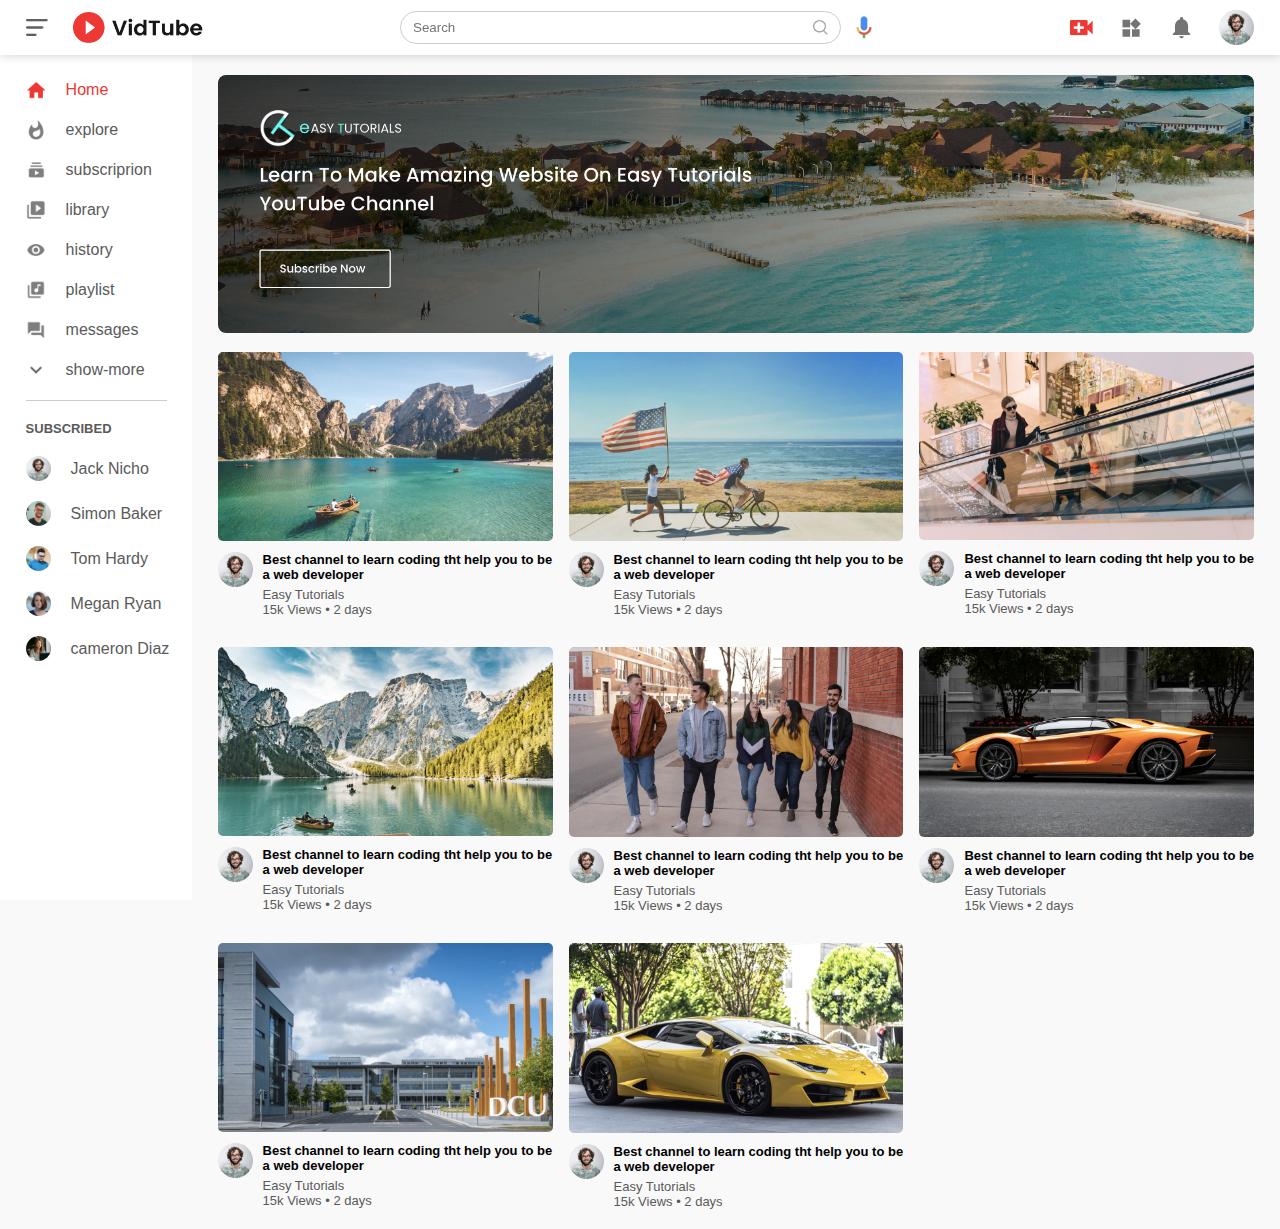
<file: index.html>
<!DOCTYPE html>
<html lang="en">
<head>
  <meta charset="UTF-8">
  <meta http-equiv="X-UA-Compatible" content="IE=edge">
  <meta name="viewport" content="width=device-width, initial-scale=1.0">
  <title>VidTube</title>
  <link rel="stylesheet" href="style.css">
</head>
<body>
  <nav class="flex-div">
    <div class="nav-left flex-div">
      <img src="images/menu.png" class="menu-icon">
      <img src="images/logo.png"  class="logo">
    </div>

    <div class="nav-middle flex-div">
        <div class="search-box flex-div">
          <input type="text" placeholder="Search">
          <img src="images/search.png" >
        </div>
        <img src="images/voice-search.png" class="mic-icon">
    </div>

    <div class="nav-right flex-div">
      <img src="images/upload.png" >
      <img src="images/more.png" >
      <img src="images/notification.png" >
      <img src="images/Jack.png" class="user-icon">
    </div>
  </nav>

  <!-------------- Sidebar  --------->
  <div class="sidebar">
    <div class="shortcut-links">
      <a href=""><img src="images/home.png"><p>Home</p></a>
      <a href=""><img src="images/explore.png"><p>explore</p></a>
      <a href=""><img src="images/subscriprion.png"><p>subscriprion</p></a>
      <a href=""><img src="images/library.png"><p>library</p></a>
      <a href=""><img src="images/history.png"><p>history</p></a>
      <a href=""><img src="images/playlist.png"><p>playlist</p></a>
      <a href=""><img src="images/messages.png"><p>messages</p></a>
      <a href=""><img src="images/show-more.png"><p>show-more</p></a>

      <hr>
    </div>
    <div class="subscribed-link">
      <h3>SUBSCRIBED</h3>
      <a href="#"><img src="images/Jack.png"><p>Jack Nicho</p></a>
      <a href="#"><img src="images/simon.png"><p>Simon Baker</p></a>
      <a href="#"><img src="images/tom.png"><p>Tom Hardy</p></a>
      <a href="#"><img src="images/megan.png"><p>Megan Ryan</p></a>
      <a href="#"><img src="images/cameron.png"><p>cameron Diaz</p></a>
    </div>
  </div>
  <!---Main-->
  <div class="container">
    <div class="banner">
      <img src="images/banner.png">
    </div>
    <div class="list-container">
      <div class="vid-list">
        <a href="play-video.html"><img src="images/thumbnail1.png" class="thumbnail"></a>
        <div class="flex-div">
          <img src="images/Jack.png" >
          <div class="vid-info">
            <a href="play-video.html">Best channel to learn coding tht help you to be a web developer</a>
            <p>Easy Tutorials</p>
            <p>15k Views &bull; 2 days</p>
          </div>
        </div>
      </div>

      <div class="vid-list">
        <a href="#" ><img src="images/thumbnail2.png" class="thumbnail"></a>
        <div class="flex-div">
          <img src="images/Jack.png" >
          <div class="vid-info">
            <a href="#">Best channel to learn coding tht help you to be a web developer</a>
            <p>Easy Tutorials</p>
            <p>15k Views &bull; 2 days</p>
          </div>
        </div>
      </div>

      <div class="vid-list">
        <a href="#" ><img src="images/thumbnail3.png" class="thumbnail"></a>
        <div class="flex-div">
          <img src="images/Jack.png" >
          <div class="vid-info">
            <a href="#">Best channel to learn coding tht help you to be a web developer</a>
            <p>Easy Tutorials</p>
            <p>15k Views &bull; 2 days</p>
          </div>
        </div>
      </div>

      <div class="vid-list">
        <a href="#" ><img src="images/thumbnail4.png" class="thumbnail"></a>
        <div class="flex-div">
          <img src="images/Jack.png" >
          <div class="vid-info">
            <a href="#">Best channel to learn coding tht help you to be a web developer</a>
            <p>Easy Tutorials</p>
            <p>15k Views &bull; 2 days</p>
          </div>
        </div>
      </div>

      <div class="vid-list">
        <a href="#" ><img src="images/thumbnail5.png" class="thumbnail"></a>
        <div class="flex-div">
          <img src="images/Jack.png" >
          <div class="vid-info">
            <a href="#">Best channel to learn coding tht help you to be a web developer</a>
            <p>Easy Tutorials</p>
            <p>15k Views &bull; 2 days</p>
          </div>
        </div>
      </div>

      <div class="vid-list">
        <a href="#" ><img src="images/thumbnail6.png" class="thumbnail"></a>
        <div class="flex-div">
          <img src="images/Jack.png" >
          <div class="vid-info">
            <a href="#">Best channel to learn coding tht help you to be a web developer</a>
            <p>Easy Tutorials</p>
            <p>15k Views &bull; 2 days</p>
          </div>
        </div>
      </div>

      <div class="vid-list">
        <a href="#"><img src="images/thumbnail7.png" class="thumbnail"></a>
        <div class="flex-div">
          <img src="images/Jack.png" >
          <div class="vid-info">
            <a href="#">Best channel to learn coding tht help you to be a web developer</a>
            <p>Easy Tutorials</p>
            <p>15k Views &bull;  2 days</p>
          </div>
        </div>
      </div>

      <div class="vid-list">
        <a href="#" class="small-thumbnail"><img src="images/thumbnail8.png" class="thumbnail"></a>
        <div class="flex-div">
          <img src="images/Jack.png" >
          <div class="vid-info">
            <a href="#">Best channel to learn coding tht help you to be a web developer</a>
            <p>Easy Tutorials</p>
            <p>15k Views &bull; 2 days</p>
          </div>
        </div>
      </div>
    </div>

     </div>
  <script src="script.js"></script>
</body>
</html>
</file>
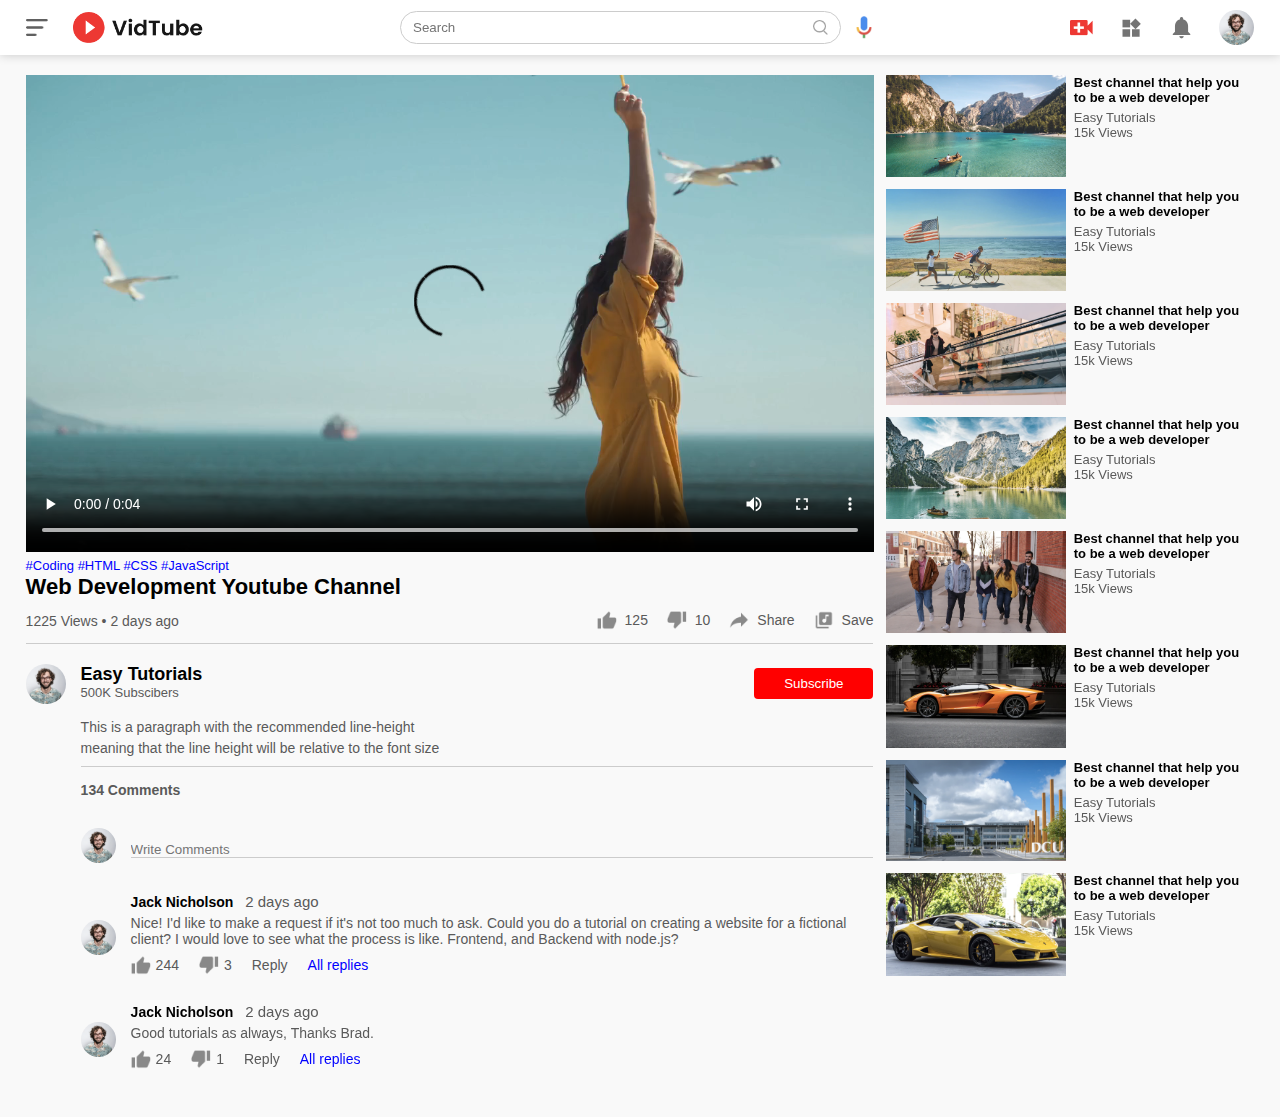
<file: play-video.html>
<!DOCTYPE html>
<html lang="en">
<head>
  <meta charset="UTF-8">
  <meta http-equiv="X-UA-Compatible" content="IE=edge">
  <meta name="viewport" content="width=device-width, initial-scale=1.0">
  <title>Play Video</title>
  <link rel="stylesheet" href="style.css">
</head>
<body>
  <nav class="flex-div">
    <div class="nav-left flex-div">
      <img src="images/menu.png" class="menu-icon">
      <img src="images/logo.png"  class="logo">
    </div>

    <div class="nav-middle flex-div">
        <div class="search-box flex-div">
          <input type="text" placeholder="Search">
          <img src="images/search.png" >
        </div>
        <img src="images/voice-search.png" class="mic-icon">
    </div>

    <div class="nav-right flex-div">
      <img src="images/upload.png" >
      <img src="images/more.png" >
      <img src="images/notification.png" >
      <img src="images/Jack.png" class="user-icon">
    </div>
  </nav>

  <div class="container play-container">
    <div class="row">
      <div class="play-video">
        <video controls autoplay>
          <source src="images/video.mp4" type="video/mp4">
        </video>

        <div class="tags">
          <a href="#">#Coding </a><a href="#">#HTML </a><a href="#">#CSS </a><a href="#">#JavaScript </a>
        </div>
        <h3>Web Development Youtube Channel</h3>
        <div class="play-video-info">
          <p>1225 Views &bull; 2 days ago</p>
          <div>
            <a href="#"> <img src="images/like.png">125</a>
            <a href="#"> <img src="images/dislike.png">10</a>
            <a href="#"> <img src="images/share.png">Share</a>
            <a href="#"> <img src="images/save.png">Save</a>
          </div>
        </div>
        <hr>

        <div class="publisher">
          <img src="images/Jack.png">
          <div>
            <p>Easy Tutorials</p>
            <span>500K Subscibers</span>
          </div>
          <button type="button">Subscribe</button>
        </div>
        <div class="vid-description">
          <p>This is a paragraph with the recommended line-height</p>
          <p>meaning that the line height will be relative to the font size</p>
          <hr>
            <h4>134 Comments</h4>
            <div class="add-comment">
              <img src="images/Jack.png">
              <input type="text" placeholder="Write Comments">
            </div>
            <div class="old-comment">
              <img src="images/Jack.png">
              <div>
                <h3>Jack Nicholson <span>2 days ago</span></h3>
                <p>Nice! I'd like to make a request if it's not too much to ask. Could you do a tutorial on creating a website for a fictional client? I would love to see what the process is like. Frontend, and Backend with node.js?</p>
                <div class="comment-action">
                  <img src="images/like.png">
                  <span>244</span>
                  <img src="images/dislike.png" >
                  <span>3</span>
                  <span>Reply</span>
                  <a href="#"> All replies</a>
                </div>
              </div>
            </div>

            <div class="old-comment">
              <img src="images/Jack.png">
              <div>
                <h3>Jack Nicholson <span>2 days ago</span></h3>
                <p>Good tutorials as always, Thanks Brad.
                </p>
                <div class="comment-action">
                  <img src="images/like.png">
                  <span>24</span>
                  <img src="images/dislike.png" >
                  <span>1</span>
                  <span>Reply</span>
                  <a href="#"> All replies</a>
                </div>
              </div>
            </div>
        </div>
        
      </div>
      <div class="right-sidebar">

        <div class="side-video-list">
          <a href="#" class="small-thumbnail"><img src="images/thumbnail1.png"></a>
          <div class="vid-info">
            <a href="#">Best channel that help you to be a web developer</a>
            <p>Easy Tutorials</p>
            <p>15k Views</p>
          
          </div>
        </div>

        <div class="side-video-list">
          <a href="#" class="small-thumbnail"><img src="images/thumbnail2.png"></a>
          <div class="vid-info">
            <a href="#">Best channel that help you to be a web developer</a>
            <p>Easy Tutorials</p>
            <p>15k Views</p>
          </div>
        </div>

        <div class="side-video-list">
          <a href="#" class="small-thumbnail"><img src="images/thumbnail3.png"></a>
          <div class="vid-info">
            <a href="#">Best channel that help you to be a web developer</a>
            <p>Easy Tutorials</p>
            <p>15k Views</p>
          </div>
        </div>

        <div class="side-video-list">
          <a href="#" class="small-thumbnail"><img src="images/thumbnail4.png"></a>
          <div class="vid-info">
            <a href="#">Best channel that help you to be a web developer</a>
            <p>Easy Tutorials</p>
            <p>15k Views</p>
          </div>
        </div>

        <div class="side-video-list">
          <a href="#" class="small-thumbnail"><img src="images/thumbnail5.png"></a>
          <div class="vid-info">
            <a href="#">Best channel that help you to be a web developer</a>
            <p>Easy Tutorials</p>
            <p>15k Views</p>
          </div>
        </div>

        <div class="side-video-list">
          <a href="#" class="small-thumbnail"><img src="images/thumbnail6.png"></a>
          <div class="vid-info">
            <a href="#">Best channel that help you to be a web developer</a>
            <p>Easy Tutorials</p>
            <p>15k Views</p>
          </div>
        </div>

        <div class="side-video-list">
          <a href="#" class="small-thumbnail"><img src="images/thumbnail7.png"></a>
          <div class="vid-info">
            <a href="#">Best channel that help you to be a web developer</a>
            <p>Easy Tutorials</p>
            <p>15k Views</p>
          </div>
        </div>

        <div class="side-video-list">
          <a href="#" class="small-thumbnail"><img src="images/thumbnail8.png"></a>
          <div class="vid-info">
            <a href="#">Best channel that help you to be a web developer</a>
            <p>Easy Tutorials</p>
            <p>15k Views</p>
          </div>
        </div>
      </div>
    </div>
  </div>
</body>
</html>
</file>
<file: style.css>
*{
  margin: 0;
  padding: 0;
  font-family: 'poppins', sans-serif;
  box-sizing: border-box;
}

a{
  text-decoration: none;
  color: #5a5a5a;
}

img{
  cursor: pointer;
}

.flex-div{
  display: flex;
  align-items: center;
}

nav{
  padding: 10px 2%;
  justify-content: space-between;
  box-shadow: 0 0 10px rgba(0, 0, 0, 0.2);
  background: #fff;
  position: sticky;
  top: 0;
  z-index: 10;
}

.nav-right img{
  width: 25px;
  margin-right: 25px;
  
}

.nav-right .user-icon{
  width: 35px;
  border-radius: 50%;
  margin-right: 0;
}

.nav-left .menu-icon{
  width: 22px;
  margin-right: 25px;
}

.nav-left .logo{
  width: 130px;
}

.nav-middle .mic-icon{
  width: 16px;
}

.nav-middle .search-box{
  border: 1px solid #ccc;
  margin-right: 15px;
  padding: 8px 12px;
  border-radius: 25px;
}

.nav-middle .search-box input{
  width: 400px;
  border: 0;
  outline: 0;
  background: transparent;
}

.nav-middle .search-box img{
  width: 15px;
}

/* ------------Sidebar---------- */

.sidebar{
  background: #fff;
  width: 15%;
  height: 100vh;
  position: fixed;
  top: 0;
  padding-left: 2%;
  padding-top: 80px;
}

.shortcut-links a img{
  width: 20px;
  margin-right: 20px;

}

.shortcut-links a{
  display: flex;
  align-items: center;
  margin-bottom: 20px;
  width: fit-content;
  flex-wrap: wrap;
}

.shortcut-links a:first-child{
  color: #ed3833;
}

.sidebar hr{
  border: 0;
  height: 1px;
  background: #ccc;
  width: 85%;
}

.subscribed-link h3{
  font-size: 13px;
  margin: 20px 0;
  color: #5a5a5a;
}

.subscribed-link a{
  display: flex;
  align-items: center;
  margin-bottom: 20px;
  width: fit-content;
  flex-wrap: wrap;
}

.subscribed-link a img{
  width: 25px;
  border-radius: 50%;
  margin-right: 20px;
}

.small-sidebar{
  width: 5%;

}

.small-sidebar a p{
  display: none;
}

.small-sidebar h3{
  display: none;
}

.small-sidebar hr{
  width: 50%;
  margin-bottom: 25px;
}

/*----- Main -----*/

.container{
  background: #f9f9f9;
  padding-left: 17%;
  padding-right: 2%;
  padding-top: 20px;
  padding-bottom: 20px;
}

.large-container{
  padding-left: 7%;
}

.banner{
  width: 100%;
}

.banner img{
  width: 100%;
  border-radius: 8px;

}

.list-container{
  display: grid;
  grid-template-columns: repeat(auto-fit, minmax(250px, 1fr));
  grid-column-gap: 16px;
  grid-row-gap: 30px;
  margin-top: 15px;
}

.vid-list .thumbnail{
width: 100%;
border-radius: 5px;
}

.vid-list .flex-div{
  align-items: flex-start;
  margin-top: 7px;
}

.vid-list .flex-div img {
  width: 35px;
  margin-right: 10px;
  border-radius: 50px;
}

.vid-info{
  color: #5a5a5a;
  font-size: 13px;
}

.vid-info a{
  color: #000;
  font-weight: 600;
  display: block;
  margin-bottom: 5px;
}

@media (max-width: 900px){
  .menu-icon{
    display: none;
  }
  .sidebar{
    display: none;
  }
  .container, .large-container{
    padding-left: 5%;
    padding-right: 5%;
  }
  .nav-right img{
    display: none;
  }
  .nav-right .user-icon{
    display: block;
    width: 30px;
  }
  .nav-middle .search-box input{
    width: 100%;
  }
  .nav-middle .mic-icon{
    display: none;
  }
  .logo{
    width: 90px;
  }
}

/* ------------ Play video page ------------ */

.play-container{
  padding-left: 2%;

}

.row{
  display: flex;
  justify-content: space-between;
  flex-wrap: wrap;
}

.play-video{
  flex-basis: 69%;
}

.right-sidebar{
  flex-basis: 30%;
}

.play-video video{
  width: 100%;
}

.side-video-list{
  display: flex;
  justify-content: space-between;
  margin-bottom: 8px;

}

.side-video-list img{
  width: 100%;
}

.side-video-list .small-thumbnail{
  flex-basis: 49%;

}

.side-video-list .vid-info{
  flex-basis: 49%;
}

.play-video .tags a{
  color: #0000ff;
  font-size: 13px;
}

.play-video h3{
  font-weight: 600;
  font-size: 22px;
}

.play-video .play-video-info{
  display: flex;
  align-items: center;
  justify-content: space-between;
  flex-wrap: wrap;
  margin-top: 10px;
  font-size: 14px;
  color: #5a5a5a;
}

.play-video .play-video-info a img{
  width: 20px;
  margin-right: 8px;
}

.play-video .play-video-info a{
  display: inline-flex;
  align-items: center;
  margin-left: 15px;
}

.play-video hr{
  border: 0;
  height: 1px;
  background: #ccc;
  margin: 10px 0;
}

.publisher{
  display: flex;
  align-items: center;
  margin-top: 20px;
}

.publisher div{
  flex: 1;
  line-height: 18px;
}

.publisher img{
  width: 40px;
  border-radius: 50%;
  margin-right: 15px;
}
.publisher div p{
  color: #000;
  font-weight: 600;
  font-size: 18px;
}

.publisher div span{
  font-size: 13px;
  color: #5a5a5a;
}

.publisher button{
  background: red;
  color: #fff;
  padding: 8px 30px;
  border: 0;
  outline: 0;
  border-radius: 4px;
  cursor: pointer;
}

.vid-description{
  padding-left: 55px;
  margin: 15px 0;

}
.vid-description p{
  font-size: 14px;
  margin-bottom: 5px;
  color: #5a5a5a;
}

.vid-description h4{
  font-size: 14px;
  color: #5a5a5a;
  margin-top: 15px;
}

.add-comment{
  display: flex;
  align-items: center;
  margin: 30px 0;
}

.add-comment img{
  width: 35px;
  border-radius: 50px;
  margin-right: 15px;
}

.add-comment input{
  border: 0;
  outline: 0;
  border-bottom: 1px solid #ccc;
  width: 100%;
  padding-top: 10px;
  background: transparent;
}

.old-comment{
  display: flex;
  align-items: center;
  margin: 20px 0;

}

.old-comment img{
  width: 35px;
  border-radius: 50%;
  margin-right: 15px;
}

.old-comment h3{
  font-size: 14px;
  margin-bottom: 2px;

}

.old-comment h3 span{
  font-size: 15px;
  color: #5a5a5a;
  margin-left: 8px;
  font-weight: 500;
}

.old-comment div p{
  margin-top: 5px;
}
.old-comment .comment-action{
  display: flex;
  align-items: center;
  margin: 8px 0;
  font-size: 14px;
}

.old-comment .comment-action img{
  border-radius: 0;
  width: 20px;
  margin-right: 5px;
}

.old-comment .comment-action span{
  margin-right: 20px;
  color: #5a5a5a;
}

.old-comment .comment-action a{
  color: #0000ff;
}

@media (max-width:900px) {
  .play-video{
    flex-basis: 100%;
  }
  .right-sidebar{
    flex-basis: 100%;
  }
  .play-container{
    padding-left: 5%;
  }
  .vid-description{
    padding-left: 0;
  }
  .play-video .play-video-info a{
    margin-left: 0;
    margin-right: 15px;
    margin-top: 15px;
  }
}
</file>
